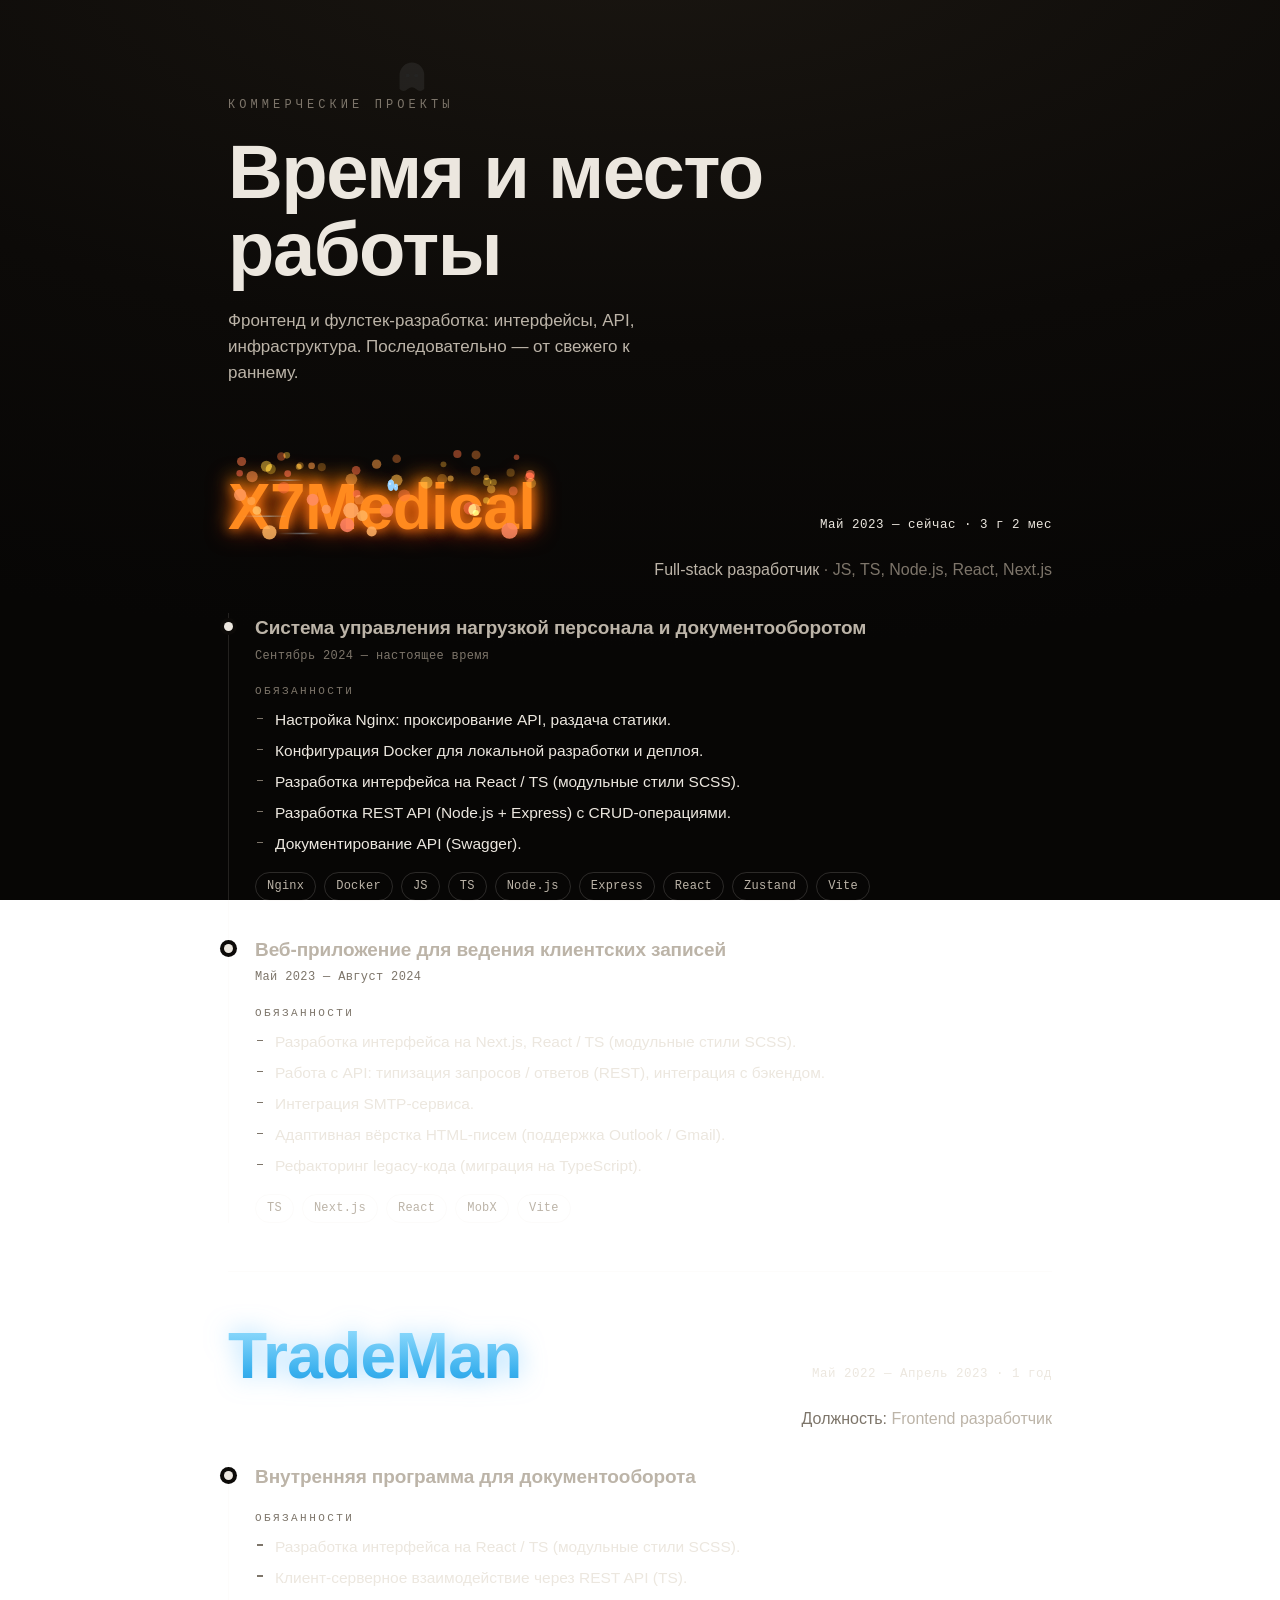
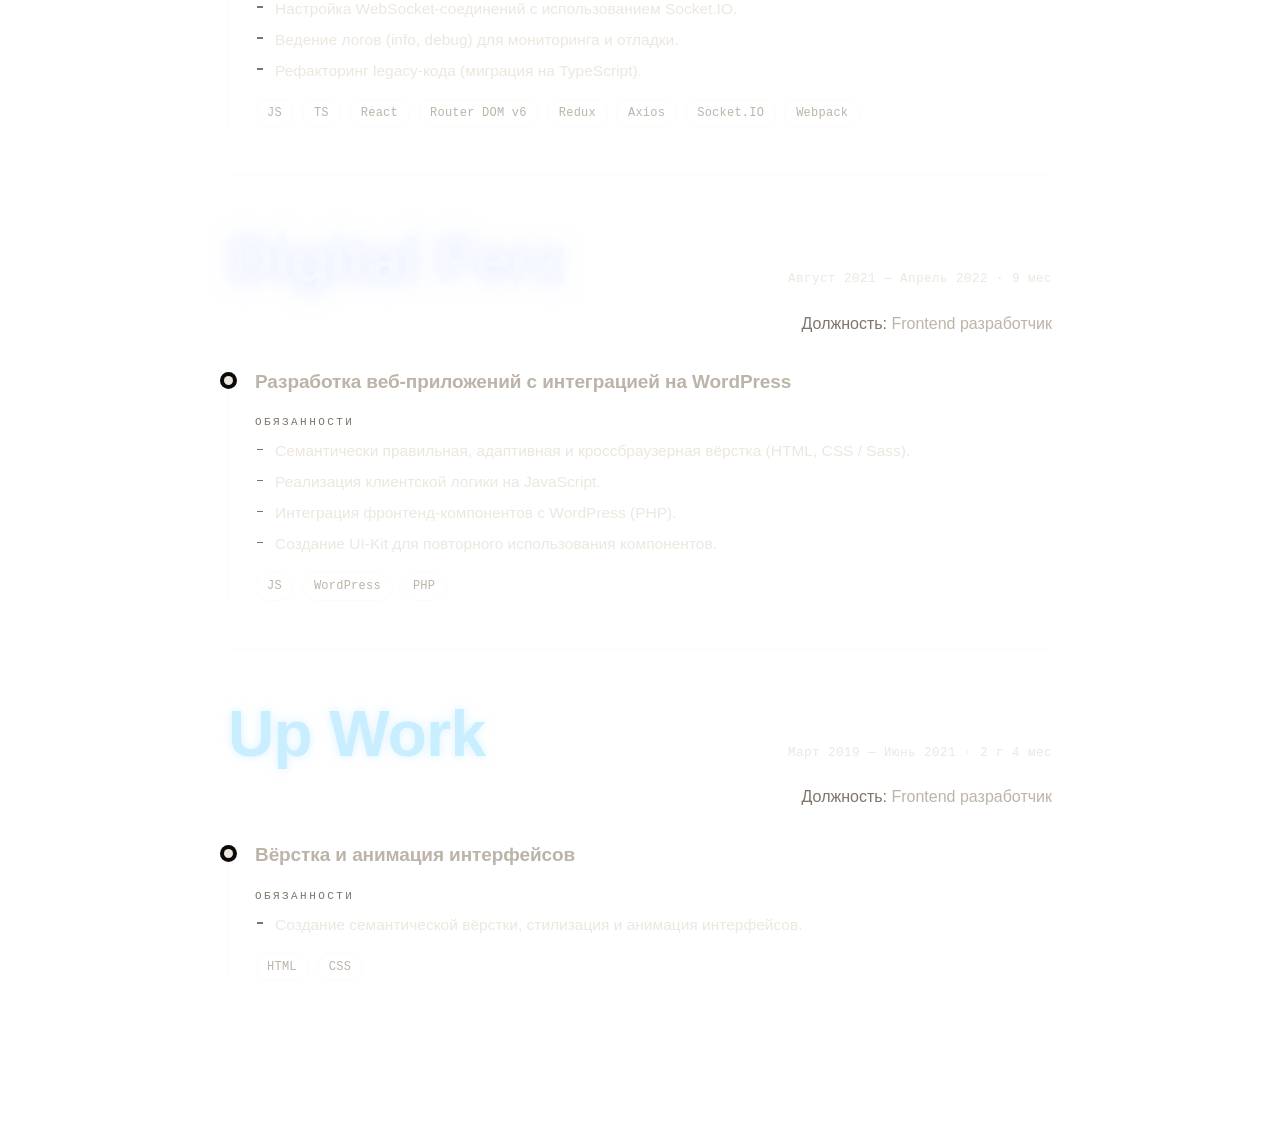
<file: job.html>
<!DOCTYPE html>
<html lang="ru">
<head>
<meta charset="UTF-8">
<meta name="viewport" content="width=device-width, initial-scale=1.0">
<title>Коммерческие проекты</title>
<link rel="stylesheet" href="style_job.css">
</head>
<body>
  <canvas id="fx"></canvas>

  <div class="wrap_job">
    <header class="page-head_job reveal_job">
      <span class="eyebrow_job">Коммерческие проекты</span>
      <h1>Время и место<br>работы</h1>
      <p class="sub_job">Фронтенд и фулстек-разработка: интерфейсы, API, инфраструктура. Последовательно — от свежего к раннему.</p>
    </header>

    <!-- ======== X7Medical ======== -->
    <article class="job_job reveal_job">
      <div class="job-head_job">
        <h2 class="company_job fx_job fx-fire_job" data-fx="fire">X7Medical</h2>
        <span class="dur_job">Май 2023 — сейчас · 3 г 2 мес</span>
      </div>
      <p class="role_job">Full-stack разработчик <span class="when_job">· JS, TS, Node.js, React, Next.js</span></p>

      <div class="projects_job">
        <div class="project_job">
          <h3>Система управления нагрузкой персонала и документооборотом</h3>
          <span class="proj-when_job">Сентябрь 2024 — настоящее время</span>
          <p class="label_job">Обязанности</p>
          <ul class="duties_job">
            <li>Настройка Nginx: проксирование API, раздача статики.</li>
            <li>Конфигурация Docker для локальной разработки и деплоя.</li>
            <li>Разработка интерфейса на React / TS (модульные стили SCSS).</li>
            <li>Разработка REST API (Node.js + Express) с CRUD-операциями.</li>
            <li>Документирование API (Swagger).</li>
          </ul>
          <div class="stack_job">
            <span class="tag_job">Nginx</span><span class="tag_job">Docker</span><span class="tag_job">JS</span><span class="tag_job">TS</span><span class="tag_job">Node.js</span><span class="tag_job">Express</span><span class="tag_job">React</span><span class="tag_job">Zustand</span><span class="tag_job">Vite</span>
          </div>
        </div>

        <div class="project_job">
          <h3>Веб-приложение для ведения клиентских записей</h3>
          <span class="proj-when_job">Май 2023 — Август 2024</span>
          <p class="label_job">Обязанности</p>
          <ul class="duties_job">
            <li>Разработка интерфейса на Next.js, React / TS (модульные стили SCSS).</li>
            <li>Работа с API: типизация запросов / ответов (REST), интеграция с бэкендом.</li>
            <li>Интеграция SMTP-сервиса.</li>
            <li>Адаптивная вёрстка HTML-писем (поддержка Outlook / Gmail).</li>
            <li>Рефакторинг legacy-кода (миграция на TypeScript).</li>
          </ul>
          <div class="stack_job">
            <span class="tag_job">TS</span><span class="tag_job">Next.js</span><span class="tag_job">React</span><span class="tag_job">MobX</span><span class="tag_job">Vite</span>
          </div>
        </div>
      </div>
    </article>

    <!-- ======== TradeMan ======== -->
    <article class="job_job reveal_job">
      <div class="job-head_job">
        <h2 class="company_job fx_job fx-water_job" data-fx="water">TradeMan</h2>
        <span class="dur_job">Май 2022 — Апрель 2023 · 1 год</span>
      </div>
      <p class="role_job"><span class="when_job">Должность: </span>Frontend разработчик</p>

      <div class="projects_job">
        <div class="project_job">
          <h3>Внутренняя программа для документооборота</h3>
          <p class="label_job">Обязанности</p>
          <ul class="duties_job">
            <li>Разработка интерфейса на React / TS (модульные стили SCSS).</li>
            <li>Клиент-серверное взаимодействие через REST API (TS).</li>
            <li>Настройка WebSocket-соединений с использованием Socket.IO.</li>
            <li>Ведение логов (info, debug) для мониторинга и отладки.</li>
            <li>Рефакторинг legacy-кода (миграция на TypeScript).</li>
          </ul>
          <div class="stack_job">
            <span class="tag_job">JS</span><span class="tag_job">TS</span><span class="tag_job">React</span><span class="tag_job">Router DOM v6</span><span class="tag_job">Redux</span><span class="tag_job">Axios</span><span class="tag_job">Socket.IO</span><span class="tag_job">Webpack</span>
          </div>
        </div>
      </div>
    </article>

    <!-- ======== Digital Ferz ======== -->
    <article class="job_job reveal_job">
      <div class="job-head_job">
        <h2 class="company_job fx_job fx-ghost_job" data-fx="ghost">Digital Ferz</h2>
        <span class="dur_job">Август 2021 — Апрель 2022 · 9 мес</span>
      </div>
      <p class="role_job"><span class="when_job">Должность: </span>Frontend разработчик</p>

      <div class="projects_job">
        <div class="project_job">
          <h3>Разработка веб-приложений с интеграцией на WordPress</h3>
          <p class="label_job">Обязанности</p>
          <ul class="duties_job">
            <li>Семантически правильная, адаптивная и кроссбраузерная вёрстка (HTML, CSS / Sass).</li>
            <li>Реализация клиентской логики на JavaScript.</li>
            <li>Интеграция фронтенд-компонентов с WordPress (PHP).</li>
            <li>Создание UI-Kit для повторного использования компонентов.</li>
          </ul>
          <div class="stack_job">
            <span class="tag_job">JS</span><span class="tag_job">WordPress</span><span class="tag_job">PHP</span>
          </div>
        </div>
      </div>
    </article>

    <!-- ======== Up Work ======== -->
    <article class="job_job reveal_job">
      <div class="job-head_job">
        <h2 class="company_job fx_job fx-wind_job" data-fx="wind">Up Work</h2>
        <span class="dur_job">Март 2019 — Июнь 2021 · 2 г 4 мес</span>
      </div>
      <p class="role_job"><span class="when_job">Должность: </span>Frontend разработчик</p>

      <div class="projects_job">
        <div class="project_job">
          <h3>Вёрстка и анимация интерфейсов</h3>
          <p class="label_job">Обязанности</p>
          <ul class="duties_job">
            <li>Создание семантической вёрстки, стилизация и анимация интерфейсов.</li>
          </ul>
          <div class="stack_job">
            <span class="tag_job">HTML</span><span class="tag_job">CSS</span>
          </div>
        </div>
      </div>
    </article>
  </div>

  <script src="script_job.js"></script>
</body>
</html>
</file>
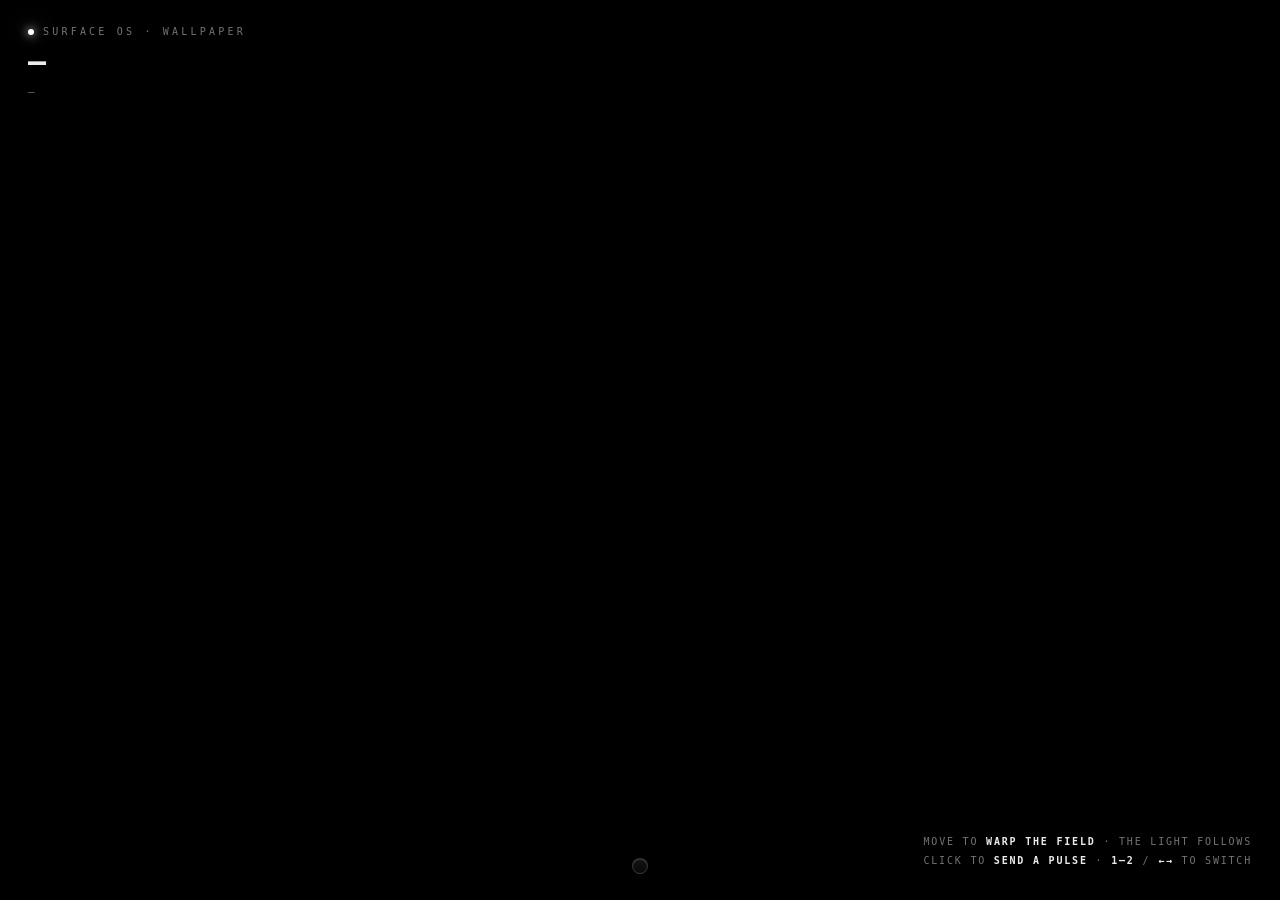
<file: Shader Wallpapers.html>
<!DOCTYPE html>
<html lang="en">
<head>
<meta charset="UTF-8">
<meta name="viewport" content="width=device-width, initial-scale=1.0, maximum-scale=1.0, user-scalable=no">
<title>Iridescent Shader Wallpapers</title>
<style>
  :root{
    --glass: rgba(255,255,255,0.05);
    --glass-edge: rgba(255,255,255,0.16);
    --ink: rgba(255,255,255,0.92);
    --ink-dim: rgba(255,255,255,0.45);
  }
  *{ margin:0; padding:0; box-sizing:border-box; }
  html,body{ height:100%; overflow:hidden; background:#000; }
  body{
    font-family: ui-monospace, "SF Mono", "JetBrains Mono", Menlo, Consolas, monospace;
    -webkit-font-smoothing:antialiased;
    color:var(--ink);
    cursor: crosshair;
  }
  #gl{ position:fixed; inset:0; display:block; }

  .fail{ position:fixed; inset:0; display:grid; place-items:center; color:#fff; font-family:monospace; }

  /* ---- top-left identity ---- */
  .hud{
    position:fixed; top:26px; left:28px; z-index:10;
    pointer-events:none;
    user-select:none;
  }
  .hud .kicker{
    font-size:10px; letter-spacing:.32em; text-transform:uppercase;
    color:var(--ink-dim); margin-bottom:10px;
    display:flex; align-items:center; gap:9px;
  }
  .hud .kicker .dot{
    width:6px; height:6px; border-radius:50%;
    background:#fff; box-shadow:0 0 10px #fff, 0 0 20px rgba(255,255,255,.6);
    animation: pulse 3.2s ease-in-out infinite;
  }
  @keyframes pulse{ 0%,100%{opacity:.35;} 50%{opacity:1;} }
  #wpName{
    font-size:30px; font-weight:600; letter-spacing:-.01em;
    line-height:1;
    text-shadow:0 2px 24px rgba(0,0,0,.55);
  }
  #wpHint{
    margin-top:8px; font-size:11px; letter-spacing:.12em; text-transform:uppercase;
    color:var(--ink-dim);
  }

  /* ---- bottom picker ---- */
  .ui{ }
  #dock{
    position:fixed; left:50%; bottom:26px; transform:translateX(-50%);
    z-index:10;
    display:flex; align-items:center; gap:6px;
    padding:7px;
    border-radius:16px;
    background:linear-gradient(180deg, rgba(255,255,255,.08), rgba(255,255,255,.03));
    border:1px solid var(--glass-edge);
    backdrop-filter: blur(20px) saturate(1.4);
    -webkit-backdrop-filter: blur(20px) saturate(1.4);
    box-shadow: 0 12px 40px rgba(0,0,0,.45), inset 0 1px 0 rgba(255,255,255,.12);
  }
  #picker{ display:flex; gap:4px; }
  .chip{
    appearance:none; border:0; cursor:pointer;
    display:flex; align-items:center; gap:9px;
    padding:11px 16px;
    border-radius:11px;
    background:transparent;
    color:var(--ink-dim);
    font-family:inherit; font-size:13px; letter-spacing:.02em;
    transition: background .25s ease, color .25s ease, transform .15s ease;
  }
  .chip .idx{
    font-size:10px; letter-spacing:.1em;
    color:rgba(255,255,255,.3);
    transition: color .25s ease;
  }
  .chip .lab{ font-weight:500; }
  .chip:hover{ color:var(--ink); background:rgba(255,255,255,.06); }
  .chip.on{
    color:#0a0a0a;
    background:rgba(255,255,255,.94);
    box-shadow:0 4px 16px rgba(0,0,0,.3);
  }
  .chip.on .idx{ color:rgba(0,0,0,.4); }

  .hint-foot{
    position:fixed; right:28px; bottom:30px; z-index:10;
    font-size:10px; letter-spacing:.18em; text-transform:uppercase;
    color:var(--ink-dim); pointer-events:none; user-select:none;
    text-align:right; line-height:1.9;
  }
  .hint-foot b{ color:var(--ink); font-weight:600; }

  @media (max-width:640px){
    .chip .lab{ display:none; }
    .chip{ padding:12px 13px; }
    .hint-foot{ display:none; }
    #wpName{ font-size:24px; }
  }
</style>
</head>
<body>
  <canvas id="gl"></canvas>

  <div class="hud">
    <div class="kicker"><span class="dot"></span>Surface OS · Wallpaper</div>
    <div id="wpName">—</div>
    <div id="wpHint">—</div>
  </div>

  <div class="hint-foot">
    <div>move to <b>warp the field</b> · the light follows</div>
    <div>click to <b>send a pulse</b> · <b>1–2</b> / <b>←→</b> to switch</div>
  </div>

  <div id="dock" class="ui">
    <div id="picker"></div>
  </div>

  <script src="shaders.js"></script>
  <script src="app.js"></script>
</body>
</html>
</file>
<file: style_job.css>
:root{
  --bg:#0c0a08;
  --ink:#ece7df;
  --ink-2:#bcb4a8;
  --muted:#7d756a;
  --line:rgba(236,231,223,.12);
  --tag-bd:rgba(236,231,223,.16);
  --font:"Helvetica Neue",Helvetica,Arial,sans-serif;
  --mono:"SFMono-Regular",ui-monospace,Menlo,Consolas,monospace;
}
*{box-sizing:border-box;}
html,body{margin:0;}
body{
  background:
    radial-gradient(130% 80% at 50% -8%, #1a1611 0%, #0c0a08 58%, #070605 100%) fixed;
  color:var(--ink);
  font-family:var(--font);
  line-height:1.55;
  -webkit-font-smoothing:antialiased;
}

/* particle canvas over everything */
#fx{position:fixed;inset:0;z-index:5;pointer-events:none;}

.wrap_job{
  max-width:880px;
  margin:0 auto;
  padding:96px 28px 140px;
  position:relative;
  z-index:1;
}

/* ---- page head ---- */
.page-head_job{margin-bottom:84px;}
.eyebrow_job{
  font-family:var(--mono);
  font-size:12px;
  letter-spacing:.34em;
  text-transform:uppercase;
  color:var(--muted);
  display:block;
  margin-bottom:18px;
}
.page-head_job h1{
  font-size:clamp(40px,7vw,76px);
  line-height:1.02;
  font-weight:800;
  letter-spacing:-.02em;
  margin:0;
}
.page-head_job .sub_job{
  margin-top:20px;
  color:var(--ink-2);
  font-size:17px;
  max-width:46ch;
}

/* ---- job ---- */
.job_job{
  padding-top:48px;
  margin-top:48px;
  border-top:1px solid var(--line);
}
.job_job:first-of-type{border-top:0;margin-top:0;padding-top:0;}

.job-head_job{
  display:flex;
  align-items:baseline;
  justify-content:space-between;
  gap:24px;
  flex-wrap:wrap;
}
.company_job{
  font-size:clamp(38px,6vw,64px);
  font-weight:800;
  letter-spacing:-.01em;
  line-height:1;
  margin:0;
  padding:.06em 0;
}
.dur_job{
  display: inline;
  font-family:var(--mono);
  font-size:12.5px;
  letter-spacing:.04em;
  color:var(--ink);
  padding-top:.4em;
}
.role_job{
  color:var(--ink-2);
  font-size:16px;
  text-align: right;
}
.role_job .when_job{color:var(--muted);}

/* ---- projects ---- */
.projects_job{
  margin-top:30px;
  padding-left:26px;
  border-left:1px solid var(--line);
  display:flex;
  flex-direction:column;
  gap:34px;
  color: var(--ink-2);
}
.project_job{position:relative;}
.project_job::before{
  content:"";
  position:absolute;
  left:-31px;
  top:9px;
  width:9px;height:9px;
  border-radius:50%;
  background:var(--ink);
  box-shadow:0 0 0 4px var(--bg);
}
.project_job h3{
  margin:0;
  font-size:19px;
  font-weight:700;
  letter-spacing:-.005em;
}
.proj-when_job{
  display:block;
  margin-top:4px;
  font-family:var(--mono);
  font-size:12px;
  color:var(--muted);
  letter-spacing:.03em;
}
.label_job{
  margin:18px 0 8px;
  font-family:var(--mono);
  font-size:11px;
  letter-spacing:.22em;
  text-transform:uppercase;
  color:var(--muted);
}
ul.duties_job{
  list-style:none;
  margin:0;
  padding:0;
  display:flex;
  flex-direction:column;
  gap:7px;
}
ul.duties_job li{
  position:relative;
  padding-left:20px;
  color:var(--ink);
  font-size:15.5px;
}
ul.duties_job li::before{
  content:"";
  position:absolute;
  left:2px;top:.62em;
  width:6px;height:1.5px;
  background:var(--muted);
}
.stack_job{
  margin-top:16px;
  display:flex;
  flex-wrap:wrap;
  gap:8px;
}
.tag_job{
  font-family:var(--mono);
  font-size:12px;
  letter-spacing:.02em;
  color:var(--ink-2);
  border:1px solid var(--tag-bd);
  border-radius:999px;
  padding:4px 11px;
  white-space:nowrap;
}

/* ---- effect text styling on company names ---- */
.fx_job{will-change:transform,filter;}
.fx-fire_job{
  color:#ff8a1e;
  text-shadow:0 0 12px #ff7a18,0 0 26px #ff3b00,0 -6px 20px rgba(255,196,0,.75);
  animation:fireFlicker .26s infinite alternate;
}
@keyframes fireFlicker{
  from{filter:brightness(1);}
  to{filter:brightness(1.18);text-shadow:0 0 16px #ffa53d,0 0 34px #ff5a00,0 -10px 28px rgba(255,210,40,.95);}
}
.fx-water_job{
  background:linear-gradient(180deg,#9fe2ff 0%,#39b0ee 48%,#0d76c9 100%);
  background-size:100% 150%;
  -webkit-background-clip:text;background-clip:text;
  color:transparent;-webkit-text-fill-color:transparent;
  filter:drop-shadow(0 0 12px rgba(70,180,255,.5));
  animation:waterFlow 5.2s ease-in-out infinite;
}
@keyframes waterFlow{0%,100%{background-position:0 0;}50%{background-position:0 18px;}}
.fx-wind_job{
  color:#c9eeff;
  text-shadow:0 0 10px rgba(180,230,255,.5);
  animation:windSway 2.8s ease-in-out infinite;
}
@keyframes windSway{0%,100%{transform:translateX(-3px) skewX(-2deg);}50%{transform:translateX(3px) skewX(2deg);}}
.fx-ghost_job{
  color:rgba(246,249,255,.94);
  text-shadow:0 0 20px rgba(200,220,255,.55);
  animation:ghostFloat 5.6s ease-in-out infinite;
}
@keyframes ghostFloat{
  0%,100%{transform:translateY(0) skewX(0);opacity:.95;}
  50%{transform:translateY(-7px) skewX(-2deg);opacity:.74;}
}

/* reveal */
.reveal_job{opacity:0;transform:translateY(16px);transition:opacity .7s ease,transform .7s ease;}
.reveal_job.in_job{opacity:1;transform:none;}

@media (max-width:600px){
  .wrap_job{padding:64px 20px 110px;}
  .dur_job{
    font-size: 14px;
  }
}
</file>
